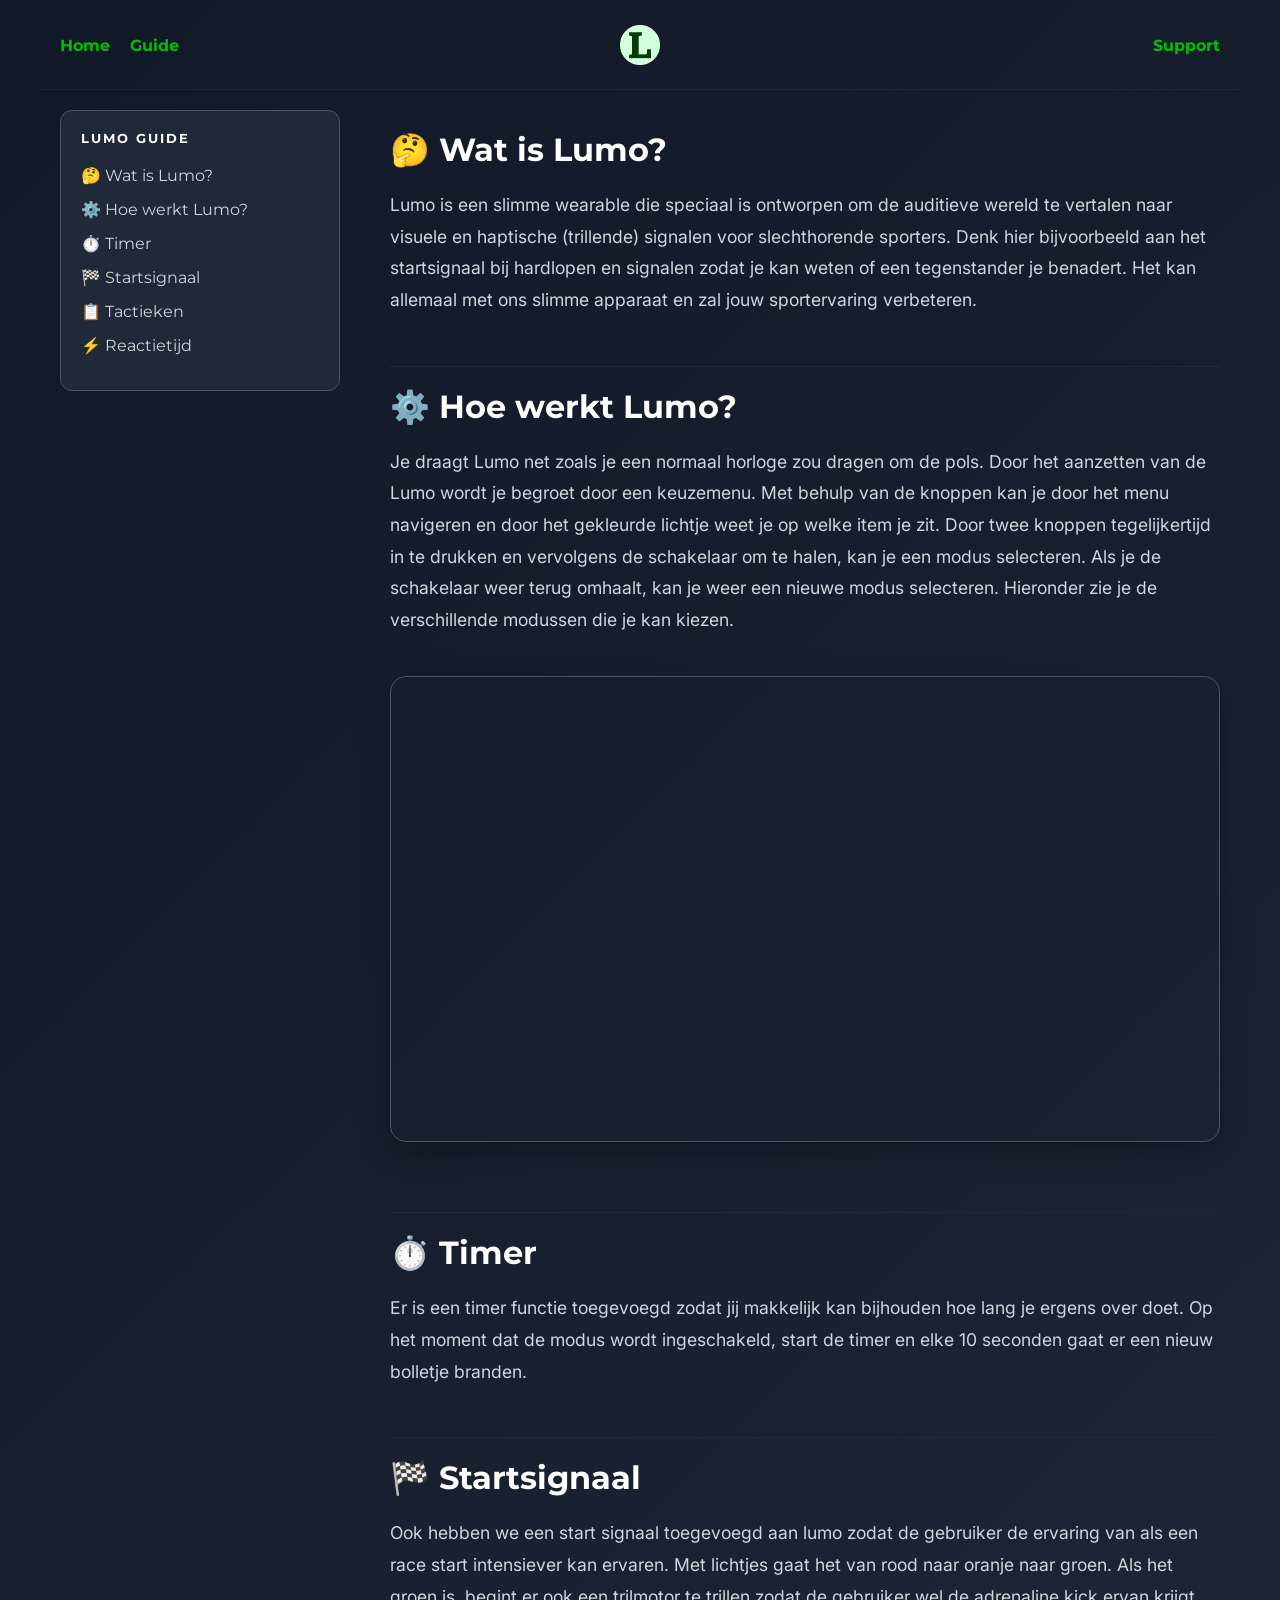
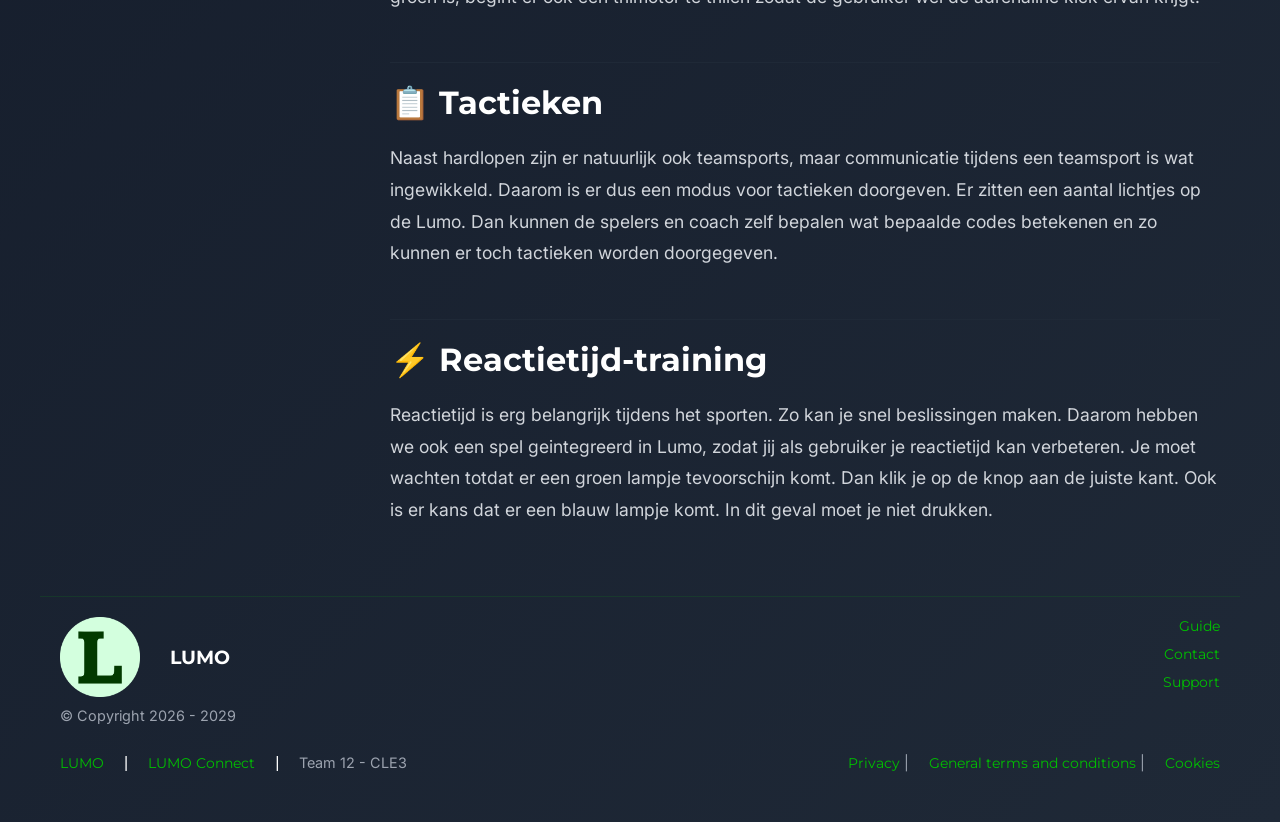
<file: guide.html>
<!DOCTYPE html>
<html lang="en">
<head>
    <meta charset="UTF-8"/>
    <meta name="viewport" content="width=device-width, initial-scale=1.0"/>
    <link rel="shortcut icon" href="./assets/LUMO-logo.png" type="image/x-icon">
    <title>Lumo</title>
    <link rel="stylesheet" href="./styles/style.css">

    <script defer type="module" src="./javascript/app.js"></script>
</head>
<body>
<nav>
    <ul>
        <li><a href="./index.html">Home</a></li>
        <li><a href="./guide.html">Guide</a></li>
    </ul>
    <a href="./index.html">
        <img src="./assets/LUMO-logo.png" alt="Logo of LUMO">
    </a>
    <ul>
        <li><a href="./support.html">Support</a></li>
    </ul>
</nav>
<main>
    <div class="notification-container" id="notificationContainer"></div>
    <div class="guide-layout">
    <aside class="sidebar">
        <h3>Lumo Guide</h3>
        <ul>
            <li><a href="#what-is-lumo">🤔 Wat is Lumo?</a></li>
            <li><a href="#how-it-works">⚙️ Hoe werkt Lumo?</a></li>
            <li><a href="#mode-1">⏱️ Timer</a></li>
            <li><a href="#mode-2">🏁 Startsignaal</a></li>
            <li><a href="#mode-3">📋 Tactieken</a></li>
            <li><a href="#mode-4">⚡ Reactietijd</a></li>
        </ul>
    </aside>
<div class="guide-content">
    <section id="what-is-lumo">
        <h2>🤔 Wat is Lumo?</h2>
        <p>
            Lumo is een slimme wearable die speciaal is ontworpen om de auditieve wereld te
            vertalen naar visuele en haptische (trillende) signalen voor slechthorende sporters.
            Denk hier bijvoorbeeld aan het startsignaal bij hardlopen en signalen zodat je kan
            weten of een tegenstander je benadert. Het kan allemaal met ons slimme apparaat
            en zal jouw sportervaring verbeteren.
        </p>
    </section>
    <section id="how-it-works">
        <h2>⚙️ Hoe werkt Lumo?</h2>
        <p>
            Je draagt Lumo net zoals je een normaal horloge zou dragen om de pols. Door het aanzetten van de Lumo wordt je begroet door een keuzemenu. Met behulp van de knoppen kan je door het menu navigeren en door het gekleurde lichtje weet je op welke item je zit. Door twee knoppen tegelijkertijd in te drukken en vervolgens de schakelaar om te halen, kan je een modus selecteren. Als je de schakelaar weer terug omhaalt, kan je weer een nieuwe modus selecteren. Hieronder zie je de verschillende modussen die je kan kiezen.
        </p>
        <div class="video-container">
            <iframe
                    src="https://www.youtube.com/embed/NRBpqdFwl78"
                    title="Lumo Demonstratie"
                    frameborder="0"
                    allow="accelerometer; autoplay; clipboard-write; encrypted-media; gyroscope; picture-in-picture; web-share"
                    allowfullscreen>
            </iframe>
        </div>
    </section>
    <section id="mode-1">
        <h2>⏱️ Timer</h2>
        <p>
            Er is een timer functie toegevoegd zodat jij makkelijk kan bijhouden hoe lang je ergens over doet. Op het
            moment dat de modus wordt ingeschakeld, start de timer en elke 10 seconden gaat er een nieuw bolletje
            branden.
        </p>
    </section>
    <section id="mode-2">
        <h2>🏁 Startsignaal</h2>
        <p>
            Ook hebben we een start signaal toegevoegd aan lumo zodat de gebruiker de ervaring van als een race start
            intensiever kan ervaren. Met lichtjes gaat het van rood naar oranje naar groen. Als het groen is, begint er
            ook een trilmotor te trillen zodat de gebruiker wel de adrenaline kick ervan krijgt.
        </p>
    </section>
    <section id="mode-3">
        <h2>📋 Tactieken</h2>
        <p>
            Naast hardlopen zijn er natuurlijk ook teamsports, maar communicatie tijdens een teamsport is wat
            ingewikkeld. Daarom is er dus een modus voor tactieken doorgeven. Er zitten een aantal lichtjes op de Lumo.
            Dan kunnen de spelers en coach zelf bepalen wat bepaalde codes betekenen en zo kunnen er toch tactieken
            worden doorgegeven.
        </p>
    </section>
    <section id="mode-4">
        <h2>⚡ Reactietijd-training</h2>
        <p>
            Reactietijd is erg belangrijk tijdens het sporten. Zo kan je snel beslissingen maken. Daarom hebben we ook
            een spel geintegreerd in Lumo, zodat jij als gebruiker je reactietijd kan verbeteren. Je moet wachten totdat
            er een groen lampje tevoorschijn komt. Dan klik je op de knop aan de juiste kant. Ook is er kans dat er een
            blauw lampje komt. In dit geval moet je niet drukken.
        </p>
    </section>
</div>
    </div>
</main>
<footer>
    <div>
        <ul>
            <li class="logo-container"><img src="./assets/LUMO-logo.png" alt="LUMO"> LUMO</li>
            <li>© Copyright 2026 - 2029</li>
        </ul>
        <ul>
            <li><a href="#">Guide</a></li>
            <li><a href="#">Contact</a></li>
            <li><a href="./support.html">Support</a></li>
        </ul>
    </div>
    <div>
        <ul class="row">
            <li><a href="https://lumo.hogeschool-rotterdam.com/">LUMO</a></li>
            |
            <li><a href="http://connect-lumo.hogeschool-rotterdam.com/">LUMO Connect</a></li>
            |
            <li>Team 12 - CLE3</li>
        </ul>
        <ul class="row">
            <li><a href="#">Privacy</a> |</li>
            <li><a href="#">General terms and conditions</a> |</li>
            <li><a href="#">Cookies</a></li>
        </ul>
    </div>
</footer>
</body>
</html>
</file>
<file: styles/style.css>
@import url("https://fonts.googleapis.com/css2?family=Inter:wght@400;700&family=Montserrat:wght@400;700&display=swap");
button {
  background-color: #00bf00;
  display: inline-block;
  width: max-content;
  margin-top: 20px;
  padding: 8px 16px;
  border: 1px solid #4b5563;
  border-radius: 999px;
  font-size: 0.9rem;
  color: #1f2937;
  font-weight: bold;
}

button:hover {
  background-color: transparent;
  border-color: #00bf00;
  color: #00bf00;
  cursor: pointer;
}

footer {
  width: 100%;
  max-width: 1200px;
  min-height: 10svh;
  padding: 20px;
  display: flex;
  flex-direction: column;
  align-items: center;
  border-top: 1px solid rgba(0, 191, 0, 0.1254901961);
}
footer > div {
  width: 100%;
  gap: 20px;
  margin-bottom: 20px;
  display: flex;
}
footer > div > ul, footer > div > div {
  display: flex;
  flex-direction: column;
  width: 50%;
}
footer > div > ul.row, footer > div > div.row {
  flex-direction: row;
  gap: 20px;
}
footer > div > ul {
  list-style: none;
}
footer > div > ul:first-child {
  align-items: flex-start;
}
footer > div > ul:first-child li {
  margin-bottom: 10px;
}
footer > div > ul:last-child {
  align-items: flex-end;
}
footer > div > ul:last-child li {
  margin-bottom: 10px;
}
footer > div > ul.row:first-child {
  justify-content: flex-start;
}
footer > div > ul.row:last-child {
  justify-content: flex-end;
}
footer > div > div:first-child {
  align-items: flex-start;
}
footer > div > div:first-child li {
  margin-bottom: 10px;
}
footer > div > div:last-child {
  align-items: flex-end;
}
footer > div > div:last-child li {
  margin-bottom: 10px;
}
footer > div > div.row:first-child {
  justify-content: flex-start;
}
footer > div > div.row:last-child {
  justify-content: flex-end;
}

.top-bar {
  width: 100%;
  max-width: 1200px;
  padding: 5px 20px;
  background-color: rgba(0, 191, 0, 0.1882352941);
  border-radius: 0 0 8px 8px;
}
.top-bar > ul {
  list-style: none;
  display: flex;
  justify-content: flex-end;
}
.top-bar > ul > li > select {
  padding: 5px 10px;
  background-color: #151d2c;
  color: #FFFFFF;
}

nav {
  width: 100%;
  max-width: 1200px;
  min-height: 10svh;
  padding: 20px;
  display: grid;
  grid-template-columns: 1fr auto 1fr;
  align-items: center;
  border-bottom: 1px solid rgba(0, 191, 0, 0.1254901961);
}
nav > ul {
  gap: 20px;
  display: flex;
  align-items: center;
  list-style: none;
}
nav > ul:first-of-type {
  justify-content: flex-start;
}
nav > ul:last-of-type {
  justify-content: flex-end;
}
nav > ul > li > button {
  margin-top: 0;
}
nav > ul > li > a {
  text-decoration: none;
}
nav > ul > li > a:hover {
  text-decoration: underline;
}
nav > a {
  display: flex;
  justify-content: center;
  align-items: center;
}
nav > a > img {
  height: 40px;
  width: auto;
  display: block;
}

.notification-container {
  gap: 20px;
  position: absolute;
  top: 25px;
  left: 50px;
  display: flex;
  flex-direction: column;
}
.notification-container > div {
  width: max-content;
  padding: 8px 16px;
  display: flex;
  gap: 5px;
  border-radius: 999px;
  font-size: 0.9rem;
  box-shadow: 4px 4px 13px 4px rgba(44, 44, 44, 0.16);
}
.notification-container > div > img {
  width: 15px;
  height: 15px;
}
.notification-container > div > button {
  width: 20px;
  height: 20px;
  margin-top: 0;
  padding: 0;
  position: relative;
  border: 0px;
  background-color: transparent;
}
.notification-container > div > button > svg {
  width: 20px;
  height: 20px;
  padding: 5px;
  position: absolute;
  top: 0;
  left: 0;
}
.notification-container > div > button:hover {
  border: #345f2a 1px solid;
}
.notification-container > div.succes {
  border: 1px solid #345f2a;
  color: #9ca3af;
}
.notification-container > div.information {
  border: 1px solid #4b5563;
  color: #9ca3af;
}
.notification-container > div.warning {
  border: 1px solid #663838;
  color: #9ca3af;
}

.cards-container {
  display: grid;
  grid-template-columns: repeat(auto-fit, minmax(280px, 1fr));
  gap: 30px;
  width: 100%;
  margin-top: 40px;
}

.info-card {
  background-color: #1f2937;
  border: 1px solid #4b5563;
  border-radius: 12px;
  padding: 30px;
  transition: transform 0.3s ease, border-color 0.3s ease;
  text-align: left;
}
.info-card:hover {
  transform: translateY(-5px);
  border-color: #00bf00;
}
.info-card .card-icon {
  width: 48px;
  height: 48px;
  margin: 0 auto 20px auto;
  display: block;
  filter: brightness(0) invert(1);
}
.info-card h3 {
  font-family: "Montserrat", sans-serif;
  font-size: 1.5rem;
  color: #ffffff;
  margin-bottom: 12px;
  text-align: center;
}
.info-card p {
  font-family: "Inter", sans-serif;
  font-size: 1rem;
  color: #d1d5db;
  line-height: 1.5;
  margin-bottom: 0;
  text-align: center;
}

/* ==========================================================================
   1. SETTINGS & GLOBALS
   ========================================================================== */
html {
  scroll-behavior: smooth;
}

body {
  min-height: 100vh;
  display: flex;
  flex-direction: column;
  align-items: center;
  background: linear-gradient(135deg, #111827, #1f2937);
  color: #ffffff;
  font-family: "Inter", sans-serif;
  text-align: center;
  overflow-x: hidden;
}

/* Typography Defaults */
h1, h2, h3, nav a, .logo-container {
  font-family: "Montserrat", sans-serif;
  font-weight: 700;
}

p, li, footer span {
  font-family: "Inter", sans-serif;
  color: #d1d5db;
}

/* ==========================================================================
   2. NAVIGATION
   ========================================================================== */
nav {
  width: 100%;
  max-width: 1200px;
  min-height: 10svh;
  padding: 20px;
  display: grid;
  grid-template-columns: 1fr auto 1fr;
  align-items: center;
  border-bottom: 1px solid rgba(0, 191, 0, 0.33);
}
nav ul {
  gap: 20px;
  display: flex;
  list-style: none;
}
nav ul:first-of-type {
  justify-content: flex-start;
}
nav ul:last-of-type {
  justify-content: flex-end;
}
nav a {
  text-decoration: none;
  color: #00bf00;
  font-size: 1rem;
  transition: 0.3s;
}
nav a:hover {
  opacity: 0.7;
}
nav img {
  height: 40px;
  display: block;
}

/* ==========================================================================
   3. MAIN LAYOUT & SECTIONS
   ========================================================================== */
main {
  width: 100%;
  max-width: 1200px;
  padding: 40px 20px;
  display: flex;
  align-items: center;
  flex-direction: column;
}

section {
  width: 100%;
  padding: 50px 20px;
  display: flex;
  flex-direction: column;
  justify-content: flex-start;
  align-items: flex-start;
  text-align: start;
}
section h2 {
  color: #ffffff;
  margin-bottom: 15px;
  font-size: 2rem;
}
section p {
  font-size: 1.1rem;
  line-height: 1.6;
}

#how-it-works {
  display: flex;
  flex-direction: column;
  align-items: flex-start;
}

/* ==========================================================================
   4. CONTAINERS & COMPONENTS
   ========================================================================== */
/* Logo Component */
.logo-container {
  gap: 15px;
  display: flex;
  align-items: center;
  color: #ffffff;
  font-size: 1.2rem;
}
.logo-container > img {
  width: 60px;
}

/* Video Component */
.video-container {
  width: 100%;
  margin: 30px 0;
  aspect-ratio: 16/9;
  border-radius: 16px;
  overflow: hidden;
  box-shadow: 0 10px 30px rgba(0, 0, 0, 0.3);
  border: 1px solid #4b5563;
}
.video-container iframe {
  height: 100%;
  width: 100%;
  display: block;
}

/* Notifications */
.notification-container > div.succes {
  border: 1px solid #345f2a;
  background-color: rgba(0, 191, 0, 0.33);
  color: #d1d5db;
}
.notification-container > div.warning {
  border: 1px solid #663838;
  background-color: rgba(191, 0, 0, 0.33);
  color: #d1d5db;
}

/* ==========================================================================
   5. GUIDE PAGE SPECIFIC LAYOUT
   ========================================================================== */
.guide-layout {
  display: flex;
  flex-direction: row;
  gap: 50px;
  align-items: flex-start;
  text-align: left;
}
@media (max-width: 900px) {
  .guide-layout {
    flex-direction: column;
  }
}

.sidebar {
  width: 280px;
  position: sticky;
  top: 40px;
  padding: 20px;
  background: #1f2937;
  border-radius: 12px;
  border: 1px solid #4b5563;
}
.sidebar h3 {
  font-family: "Montserrat", sans-serif;
  color: #ffffff;
  font-size: 0.8rem;
  text-transform: uppercase;
  letter-spacing: 2px;
  margin-bottom: 20px;
}
.sidebar ul {
  list-style: none;
  padding: 0;
}
.sidebar li {
  margin-bottom: 15px;
}
.sidebar a {
  text-decoration: none;
  font-family: "Montserrat", sans-serif;
  color: #d1d5db;
  font-size: 1rem;
  transition: all 0.3s ease;
  display: block;
}
.sidebar a:hover {
  color: #00bf00;
  transform: translateX(5px);
}
@media (max-width: 900px) {
  .sidebar {
    width: 100%;
    position: relative;
    top: 0;
  }
}

.guide-content {
  flex: 1;
}
.guide-content section {
  padding: 0 0 40px 0;
  border-bottom: 1px solid #1f2937;
}
.guide-content section:last-child {
  border-bottom: none;
}
.guide-content h2 {
  font-family: "Montserrat", sans-serif;
  color: #ffffff;
  margin-bottom: 20px;
}
.guide-content p {
  font-family: "Inter", sans-serif;
  color: #d1d5db;
  line-height: 1.8;
}

/* ==========================================================================
   6. FOOTER
   ========================================================================== */
footer {
  width: 100%;
  max-width: 1200px;
  padding: 40px 20px;
  display: flex;
  flex-direction: column;
  align-items: center;
  border-top: 1px solid rgba(0, 191, 0, 0.33);
  margin-top: auto;
}
footer > div {
  width: 100%;
  gap: 20px;
  margin-bottom: 20px;
  display: flex;
}
footer > div > ul,
footer > div > div {
  display: flex;
  flex-direction: column;
  width: 50%;
}
footer > div > ul.row,
footer > div > div.row {
  flex-direction: row;
  gap: 20px;
}
footer > div > ul:first-child,
footer > div > div:first-child {
  align-items: flex-start;
}
footer > div > ul:last-child,
footer > div > div:last-child {
  align-items: flex-end;
}
footer > div > ul.row:first-child {
  justify-content: flex-start;
}
footer > div > ul.row:last-child {
  justify-content: flex-end;
}
footer li {
  list-style: none;
  font-size: 0.9rem;
  color: #9ca3af;
}
footer a {
  color: #00bf00 !important;
  text-decoration: none;
  font-family: "Montserrat", sans-serif;
  font-size: 0.9rem;
  transition: 0.3s ease;
}
footer a:hover {
  opacity: 0.6;
  text-decoration: underline;
}

* {
  margin: 0;
  padding: 0;
  box-sizing: border-box;
  font-family: "Inter", sans-serif;
}

body {
  min-height: 100vh;
  display: flex;
  flex-direction: column;
  background: linear-gradient(135deg, #111827, #1f2937);
  color: #ffffff;
  overflow-x: hidden;
}

nav {
  width: 100%;
  max-width: 1200px;
  margin: 0 auto;
  min-height: 10svh;
  padding: 20px;
  display: grid;
  grid-template-columns: 1fr auto 1fr;
  align-items: center;
  border-bottom: 1px solid rgba(0, 191, 0, 0.33);
}
nav ul {
  gap: 20px;
  display: flex;
  list-style: none;
}
nav ul:first-of-type {
  justify-content: flex-start;
}
nav ul:last-of-type {
  justify-content: flex-end;
}
nav a {
  text-decoration: none;
  color: #00bf00;
  font-size: 1rem;
  font-weight: bold;
  font-family: "Montserrat", sans-serif;
  transition: 0.3s ease;
}
nav a:hover {
  opacity: 0.8;
}
nav img {
  height: 40px;
  display: block;
}

main {
  flex: 1;
  display: flex;
  justify-content: center;
  align-items: center;
  padding: 40px 20px;
}

.container {
  background-color: #1f2937;
  padding: 45px;
  border: 1px solid #4b5563;
  border-radius: 16px;
  width: 100%;
  max-width: 700px;
  box-shadow: 0 10px 30px rgba(0, 0, 0, 0.3);
  text-align: left;
}

h1 {
  font-size: 2.5rem;
  margin-bottom: 15px;
  text-align: center;
  font-family: "Montserrat", sans-serif;
  font-weight: 700;
  line-height: 1.2;
}

p {
  color: #d1d5db;
  margin-bottom: 30px;
  font-size: 1.1rem;
}

form {
  display: flex;
  flex-direction: column;
  gap: 12px;
  width: 100%;
}
form label {
  font-size: 0.9rem;
  color: #9ca3af;
  font-family: "Montserrat", sans-serif;
  font-weight: 500;
}
form input, form textarea {
  width: 100%;
  padding: 14px;
  background-color: #111827;
  border: 1px solid #4b5563;
  border-radius: 8px;
  color: #ffffff;
  font-size: 1rem;
  outline: none;
  transition: border-color 0.3s, box-shadow 0.3s;
  margin: 5px 0 20px 0;
}
form input:focus, form textarea:focus {
  border-color: #00bf00;
  box-shadow: 0 0 0 2px rgba(0, 191, 0, 0.2);
}
form textarea {
  min-height: 120px;
  resize: vertical;
}

.form-intro {
  text-align: center;
}

.error-msg {
  color: #ff4444;
  font-size: 0.8rem;
  min-height: 18px;
  margin-top: -8px;
  display: block;
}

.submit-button {
  background-color: #00bf00;
  width: 100%;
  margin-top: 15px;
  padding: 14px;
  border: 1px solid transparent;
  border-radius: 999px;
  color: #000;
  font-size: 1rem;
  font-weight: 700;
  font-family: "Montserrat", sans-serif;
  cursor: pointer;
  transition: all 0.3s ease;
}
.submit-button:hover {
  background: transparent;
  border-color: #00bf00;
  color: #00bf00;
}

.footer {
  margin-top: 30px;
  text-align: center;
  font-size: 0.85rem;
  color: #9ca3af;
  opacity: 0.7;
}

* {
  margin: 0;
  padding: 0;
  box-sizing: border-box;
  font-family: Arial, sans-serif;
}

body {
  min-height: 100vh;
  display: flex;
  flex-direction: column;
  align-items: center;
  background: linear-gradient(135deg, #111827, #1f2937);
  color: white;
  text-align: center;
  overflow-x: hidden;
}

nav {
  width: 100%;
  max-width: 1200px;
  min-height: 10svh;
  padding: 20px;
  display: grid;
  grid-template-columns: 1fr auto 1fr;
  align-items: center;
  border-bottom: 1px solid rgba(0, 191, 0, 0.1254901961);
}
nav > ul {
  gap: 20px;
  display: flex;
  list-style: none;
}
nav > ul:first-of-type {
  justify-content: flex-start;
}
nav > ul:last-of-type {
  justify-content: flex-end;
}
nav > ul > li > a {
  text-decoration: none;
}
nav > ul > li > a:hover {
  text-decoration: underline;
}
nav > a {
  display: flex;
  justify-content: center;
  align-items: center;
}
nav > a > img {
  height: 40px;
  width: auto;
  display: block;
}

main {
  position: relative;
  min-height: 80svh;
  width: 100%;
  max-width: 1200px;
  padding: 20px;
  display: flex;
  align-items: center;
  text-align: center;
  flex-direction: column;
}

h1 {
  font-size: 3rem;
  margin-bottom: 15px;
}

p {
  font-size: 1.2rem;
  color: #d1d5db;
}

a {
  color: #00bf00;
}

.badge {
  display: inline-block;
  width: max-content;
  margin-top: 20px;
  padding: 8px 16px;
  border: 1px solid #4b5563;
  border-radius: 999px;
  font-size: 0.9rem;
  color: #9ca3af;
}

button {
  background-color: #00bf00;
  display: inline-block;
  width: max-content;
  margin-top: 20px;
  padding: 8px 16px;
  border: 1px solid #4b5563;
  border-radius: 999px;
  font-size: 0.9rem;
  color: #1f2937;
  font-weight: bold;
}

button:hover {
  background-color: transparent;
  border-color: #00bf00;
  color: #00bf00;
  cursor: pointer;
}

.notification-container {
  gap: 20px;
  position: absolute;
  top: 25px;
  left: 50px;
  display: flex;
  flex-direction: column;
}
.notification-container > div {
  display: flex;
  gap: 5px;
  width: max-content;
  padding: 8px 16px;
  border-radius: 999px;
  font-size: 0.9rem;
  box-shadow: 4px 4px 13px 4px rgba(44, 44, 44, 0.16);
}
.notification-container > div.succes {
  border: 1px solid #345f2a;
  background-color: rgba(0, 191, 0, 0.3333333333);
  color: #9ca3af;
}
.notification-container > div.normal {
  border: 1px solid #4b5563;
  color: #9ca3af;
}
.notification-container > div.warning {
  border: 1px solid #663838;
  background-color: rgba(191, 0, 0, 0.3333333333);
  color: #9ca3af;
}
.notification-container > div > img {
  width: 15px;
  height: 15px;
}

.banner-container {
  width: 100%;
  align-self: flex-start;
  position: relative;
}
.banner-container > div.background {
  position: absolute;
  left: -50%;
  width: 200svw;
  background-color: #D3FFDE;
  opacity: 0.1;
  z-index: -1;
}
.banner-container > video {
  width: 100%;
  height: 40svh;
  object-fit: cover;
  object-position: top;
  z-index: 2;
}
.banner-container > div {
  width: 100%;
  height: 40svh;
  position: absolute;
  top: 0;
  left: 0;
  background-color: #D3FFDE;
  opacity: 0.5;
  z-index: 3;
}
.banner-container > div > img {
  width: auto;
  height: 100%;
  z-index: 4;
}

section {
  width: 100%;
  padding: 50px 20px;
  display: flex;
  flex-direction: column;
  justify-content: flex-start;
  align-items: flex-start;
  text-align: start;
}
section > h1 {
  font-size: 2em;
}
section > h2 {
  margin-top: 20px;
}
section > p {
  margin-bottom: 10px;
}
section > div.side {
  display: flex;
  gap: 20px;
}
section > div.side > div {
  display: inline-block;
  margin-top: 20px;
  padding: 8px 16px;
  border: 1px solid #4b5563;
  border-radius: 8px;
}
section > div.side > div > h2 {
  margin-bottom: 10px;
}

form {
  display: inline-block;
  margin-top: 20px;
  padding: 8px 16px;
  border-radius: 8px;
}

footer {
  width: 100%;
  max-width: 1200px;
  min-height: 10svh;
  padding: 20px;
  display: flex;
  flex-direction: column;
  align-items: center;
  border-top: 1px solid rgba(0, 191, 0, 0.1254901961);
}
footer > div {
  width: 100%;
  gap: 20px;
  margin-bottom: 20px;
  display: flex;
}
footer > div > ul, footer > div > div {
  display: flex;
  flex-direction: column;
  width: 50%;
}
footer > div > ul.row, footer > div > div.row {
  flex-direction: row;
  gap: 20px;
}
footer > div > ul {
  list-style: none;
}
footer > div > ul:first-child {
  align-items: flex-start;
}
footer > div > ul:first-child li {
  margin-bottom: 10px;
}
footer > div > ul:last-child {
  align-items: flex-end;
}
footer > div > ul:last-child li {
  margin-bottom: 10px;
}
footer > div > ul.row:first-child {
  justify-content: flex-start;
}
footer > div > ul.row:last-child {
  justify-content: flex-end;
}
footer > div > div:first-child {
  align-items: flex-start;
}
footer > div > div:first-child li {
  margin-bottom: 10px;
}
footer > div > div:last-child {
  align-items: flex-end;
}
footer > div > div:last-child li {
  margin-bottom: 10px;
}
footer > div > div.row:first-child {
  justify-content: flex-start;
}
footer > div > div.row:last-child {
  justify-content: flex-end;
}

.logo-container {
  gap: 30px;
  display: flex;
  align-items: center;
}
.logo-container > img {
  width: 80px;
}

/*# sourceMappingURL=style.css.map */
</file>
